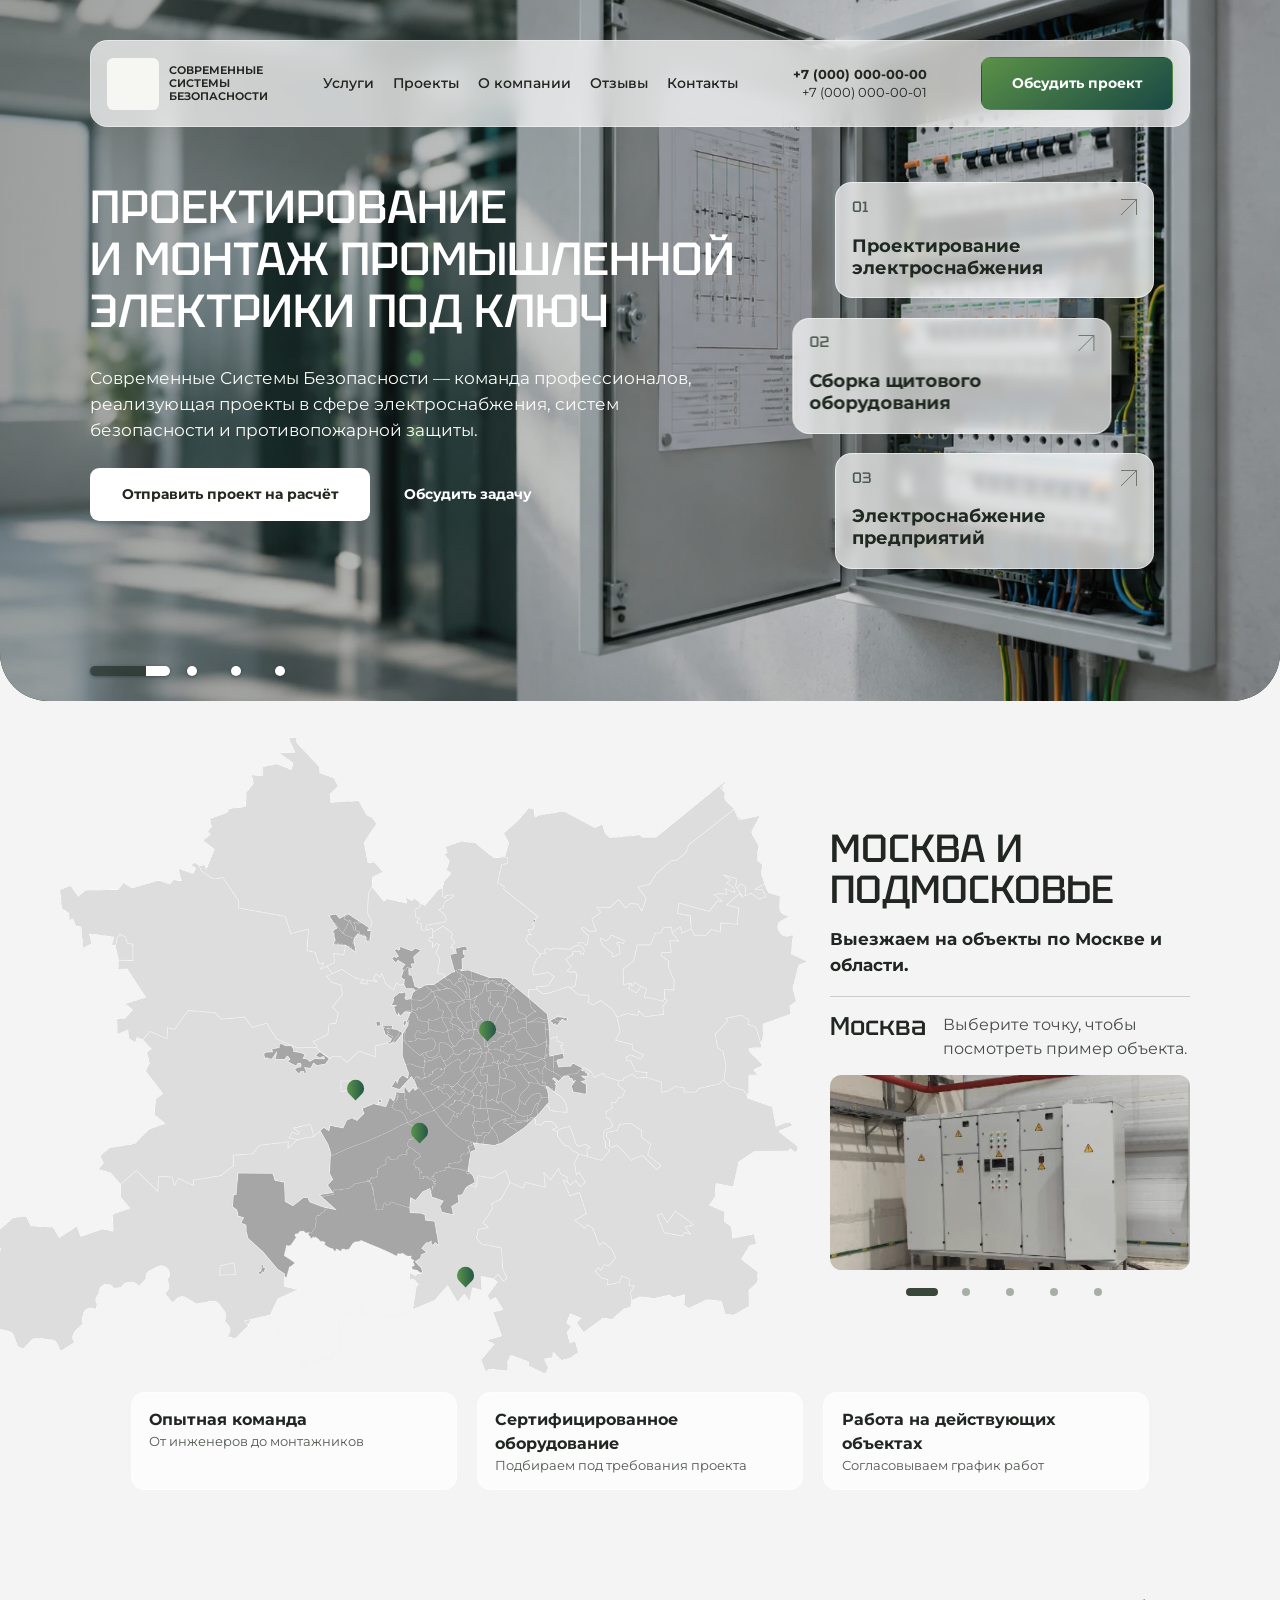
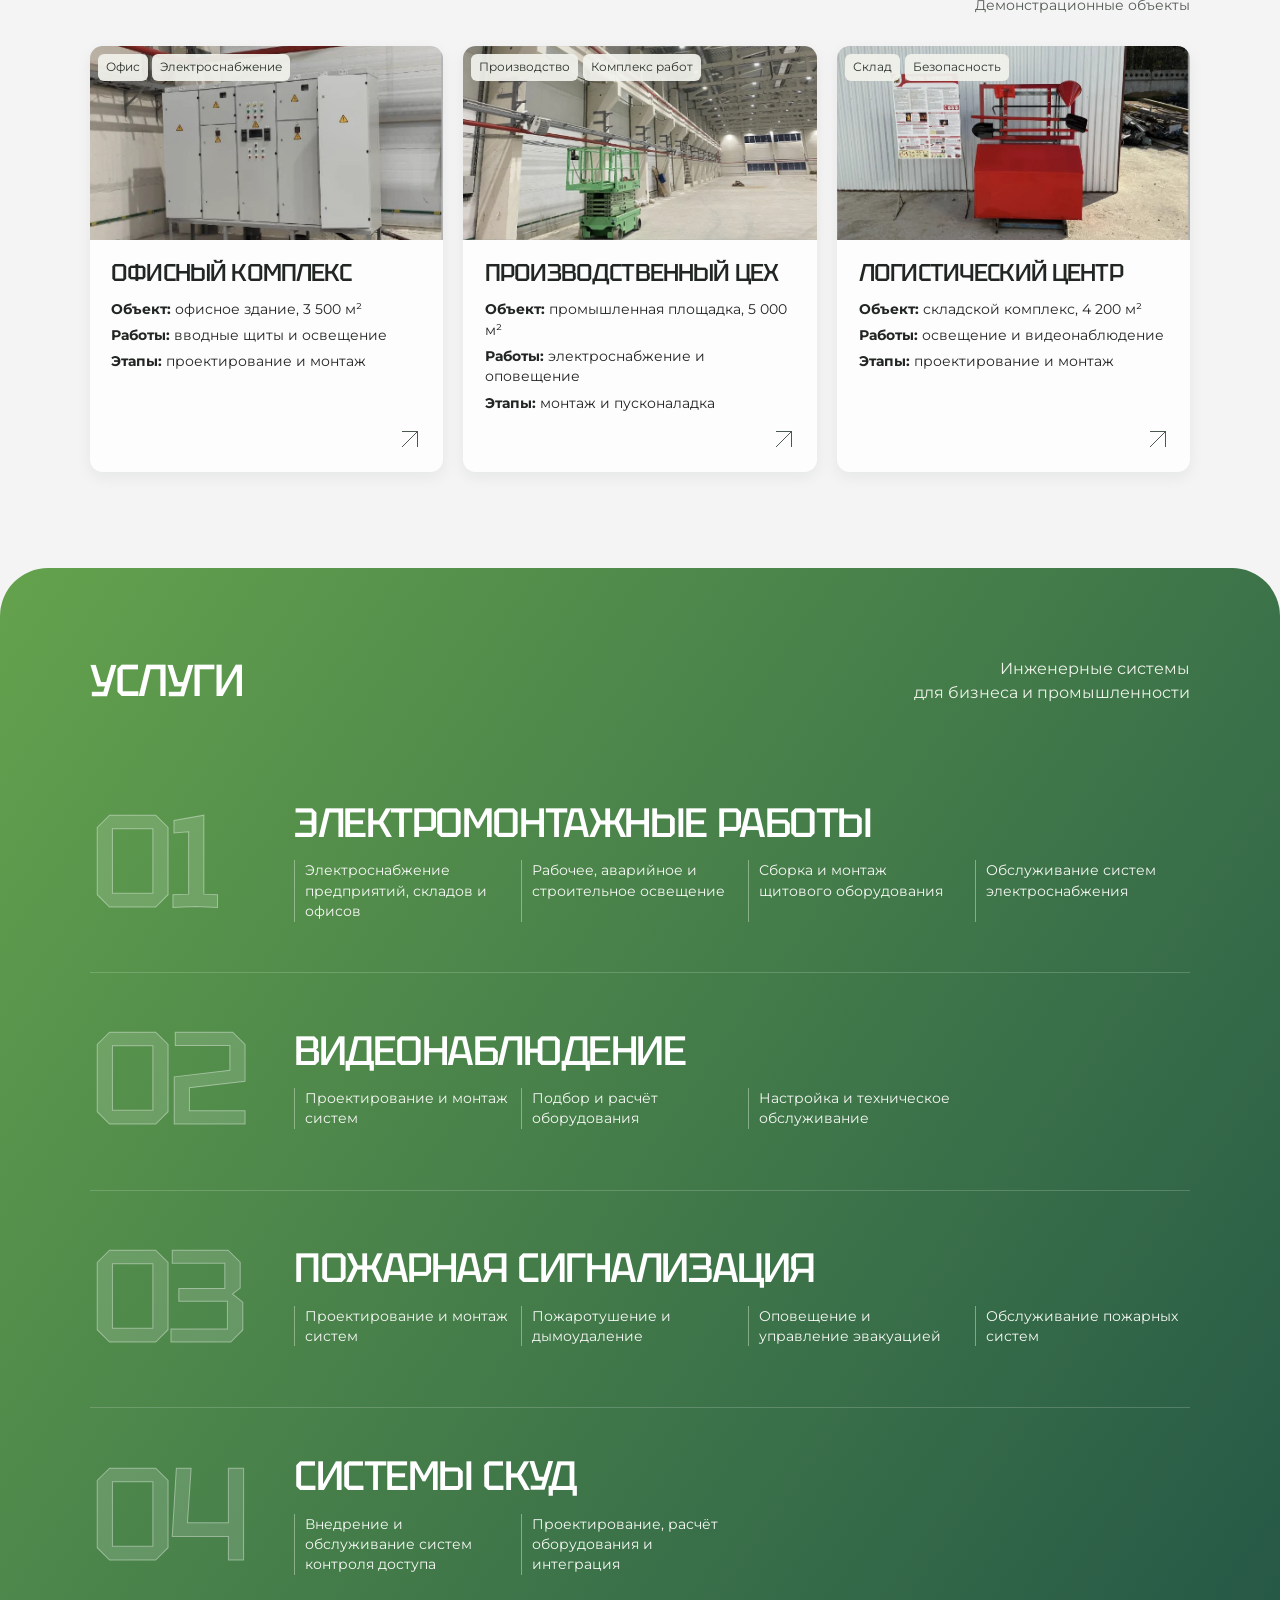
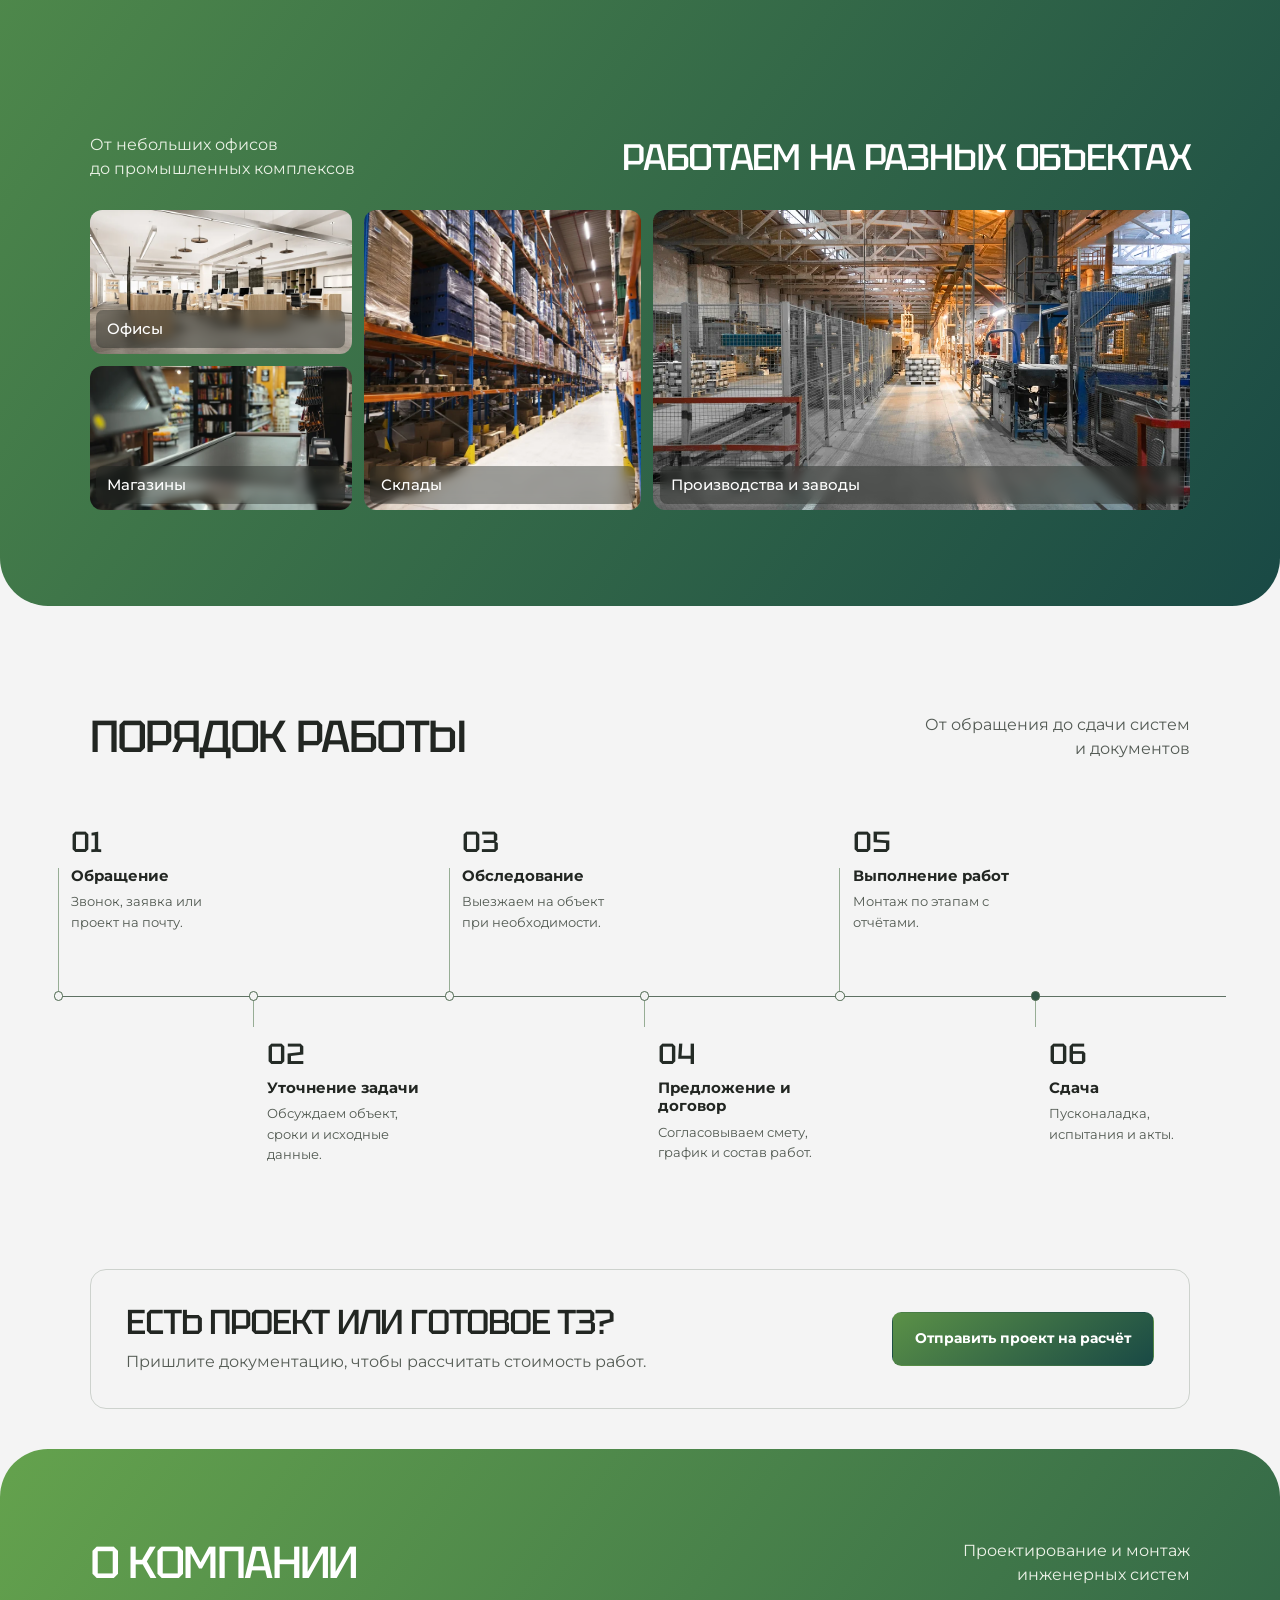
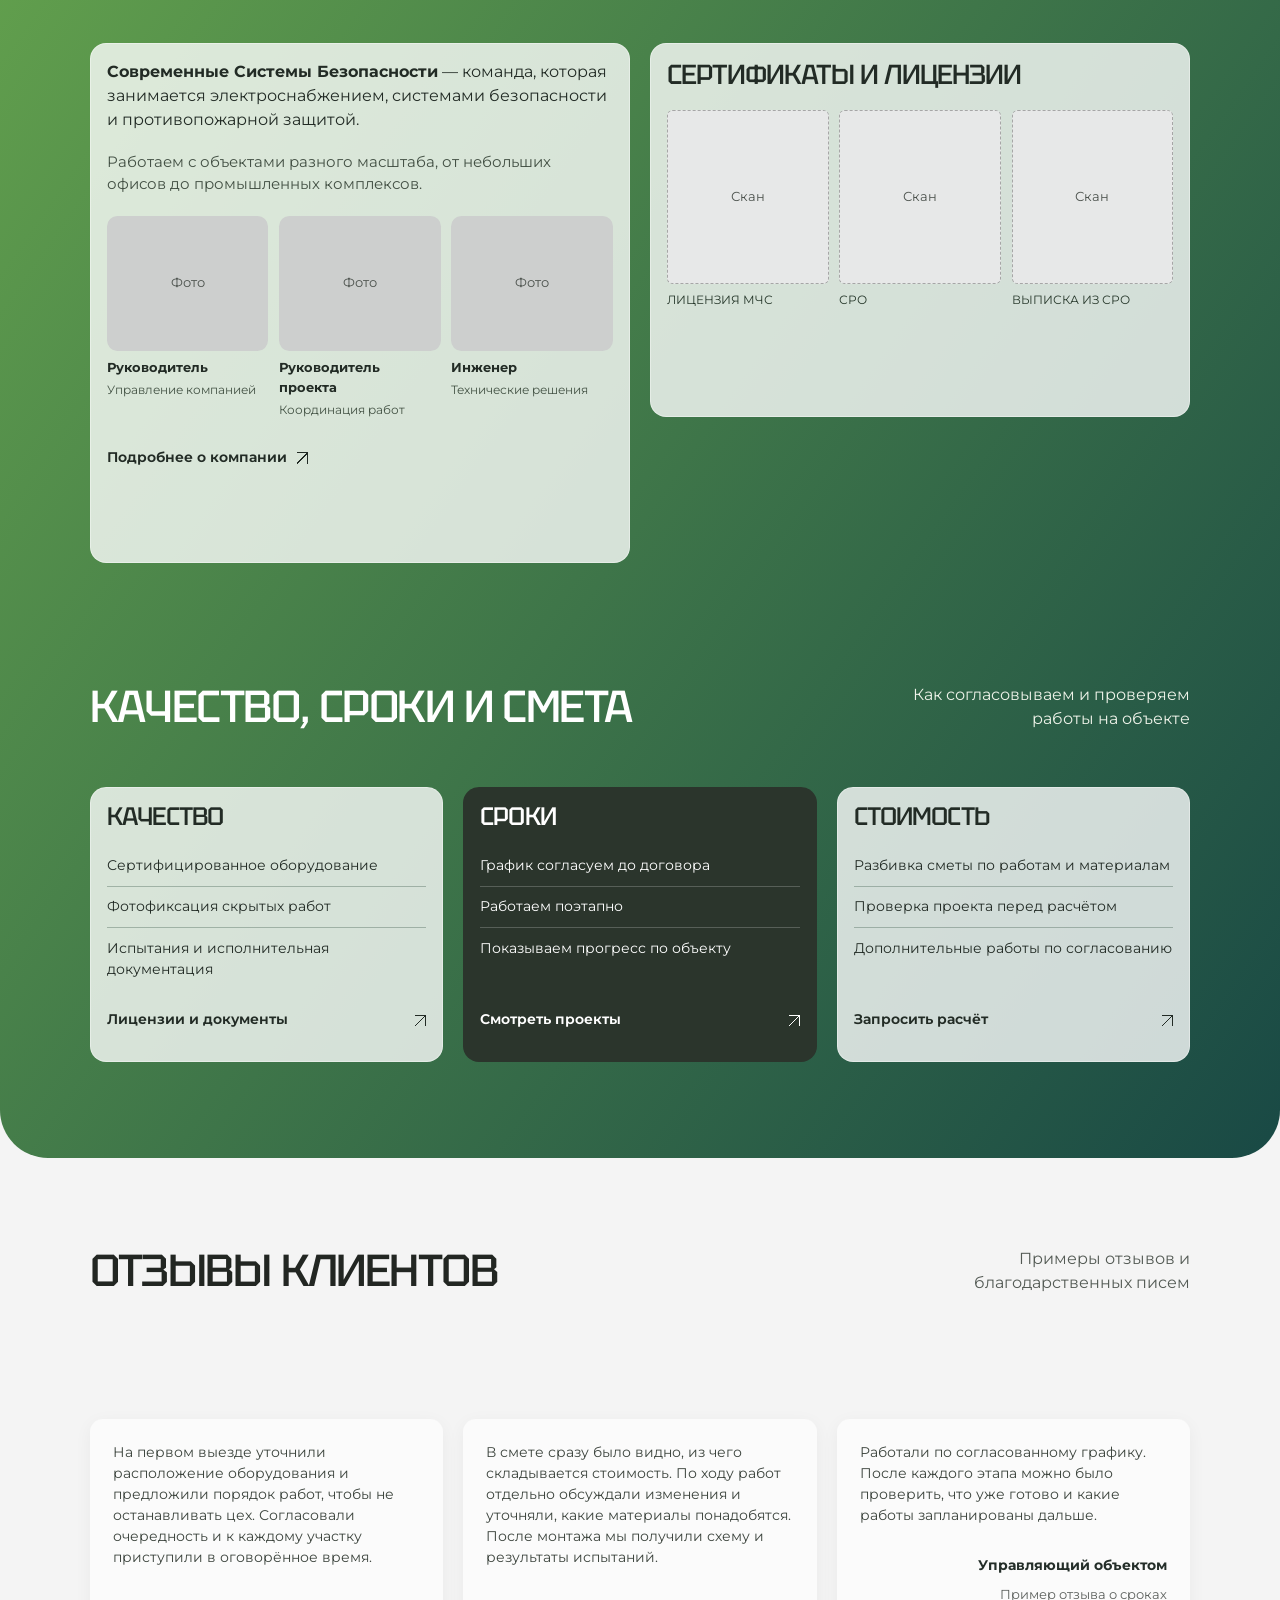
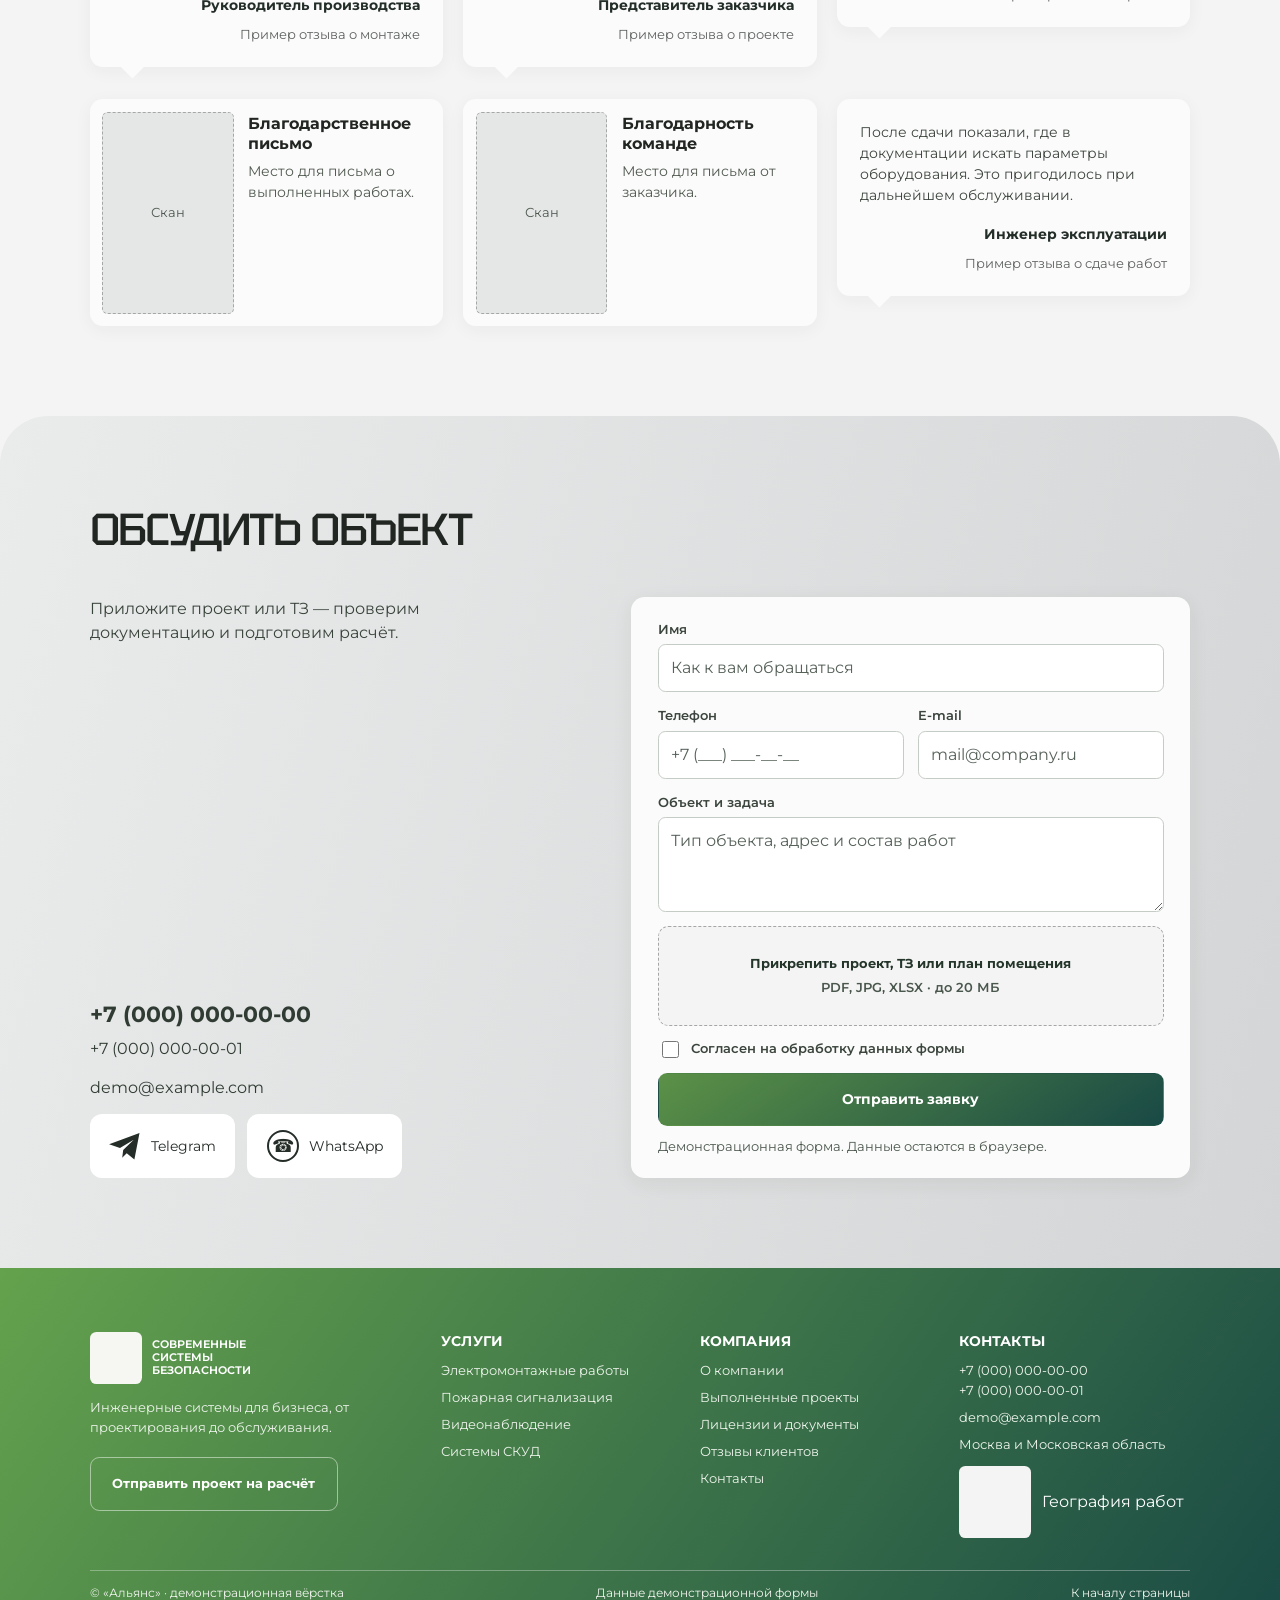
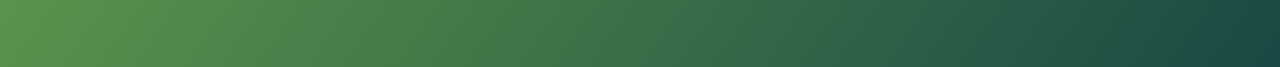
<file: index.html>
<!doctype html>
<html lang="ru">
<head>
  <meta charset="utf-8">
  <meta name="viewport" content="width=device-width, initial-scale=1">
  <meta name="description" content="Демонстрационная главная инженерной компании «Альянс».">
  <meta name="robots" content="noindex, nofollow">
  <title>Альянс — проектирование и монтаж промышленной электрики</title>
  <link rel="stylesheet" href="styles/base.css?v=f53e4e8f26">
  <link rel="stylesheet" href="assets/vendor/splide/splide-core.min.css">
  <link rel="stylesheet" href="components/hero/hero.css?v=3898cfa755">
  <link rel="stylesheet" href="components/projects/projects.css?v=68db0ed2e2">
  <link rel="stylesheet" href="components/services/services.css?v=221eb8e243">
  <link rel="stylesheet" href="components/process/process.css?v=d3d5b92cea">
  <link rel="stylesheet" href="components/company/company.css?v=401455f1e3">
  <link rel="stylesheet" href="components/reviews/reviews.css?v=be80e55a14">
  <link rel="stylesheet" href="components/contact/contact.css?v=0def5289c7">
  <link rel="stylesheet" href="components/footer/footer.css?v=b00cff238b">
  <script defer src="assets/vendor/splide/splide.min.js"></script>
  <script defer src="assets/vendor/panzoom/panzoom-4.6.2.min.js"></script>
  <script defer src="components/hero/hero.js?v=c3ab6b1500"></script>
  <script defer src="components/projects/projects.js?v=b81ca0bfad"></script>
  <script defer src="components/contact/contact.js?v=b23c0ebd99"></script>
</head>
<body>
  <a class="skip-link" href="#content">К содержанию</a>

  <header class="hero" id="top" data-hero="power">
    <span class="hero__backdrop hero__backdrop--power" aria-hidden="true"></span>
    <span class="hero__backdrop hero__backdrop--panels" aria-hidden="true"></span>
    <span class="hero__backdrop hero__backdrop--supply" aria-hidden="true"></span>
    <span class="hero__backdrop hero__backdrop--security" aria-hidden="true"></span>
    <div class="hero__inner splide" role="group" aria-label="Первый экран">
      <div class="hero__bar">
        <a class="brand" href="#top" aria-label="Альянс, начало страницы">
          <span class="brand__mark" aria-hidden="true"></span>
          <span class="brand__name">Современные<br> системы<br> безопасности</span>
        </a>
        <button class="button button--green hero__menu-toggle" type="button" aria-label="Меню" aria-expanded="false" aria-controls="main-menu" hidden><span aria-hidden="true"></span></button>
        <nav class="hero__navigation" id="main-menu" aria-label="Основное меню">
          <a href="#services">Услуги</a>
          <a href="#projects">Проекты</a>
          <a href="#company">О компании</a>
          <a href="#reviews">Отзывы</a>
          <a href="#contact">Контакты</a>
        </nav>
        <div class="hero__phones" aria-label="Демонстрационные номера">
          <a href="tel:+70000000000"><strong>+7 (000) 000-00-00</strong></a>
          <a href="tel:+70000000001">+7 (000) 000-00-01</a>
        </div>
        <a class="button button--green hero__contact" href="#contact">Обсудить проект</a>
      </div>

      <div class="hero__grid">
        <div class="hero__track splide__track">
          <ul class="splide__list">
            <li class="hero__slide splide__slide" data-hero="power" aria-label="Промышленная электрика">
              <h1 class="hero__title">Проектирование
              и монтаж промышленной
              электрики под ключ</h1>
              <p class="hero__description">Современные Системы Безопасности — команда профессионалов, реализующая проекты в сфере электроснабжения, систем безопасности и противопожарной защиты.</p>
            </li>
            <li class="hero__slide splide__slide" data-hero="panels" aria-label="Щитовое оборудование">
              <h2 class="hero__title">Сборка щитового
              оборудования</h2>
              <p class="hero__description">Подбираем комплектующие, собираем щиты и проверяем оборудование перед установкой.</p>
            </li>
            <li class="hero__slide splide__slide" data-hero="supply" aria-label="Электроснабжение предприятий">
              <h2 class="hero__title">Электроснабжение
              предприятий</h2>
              <p class="hero__description">Проектируем и монтируем сети на производственных, складских и коммерческих объектах.</p>
            </li>
            <li class="hero__slide splide__slide" data-hero="security" aria-label="Безопасность объектов">
              <h2 class="hero__title">Системы
              безопасности</h2>
              <p class="hero__description">Объединяем видеонаблюдение, контроль доступа и противопожарную защиту под задачи объекта.</p>
            </li>
          </ul>
        </div>
        <div class="hero__actions">
          <a class="button button--light" href="#contact">Отправить проект на расчёт</a>
          <a class="button button--clear" href="#contact">Обсудить задачу</a>
        </div>
        <ul class="hero__pagination splide__pagination"></ul>
        <ol class="hero__directions" aria-label="Направления работы">
          <li><a class="diagonal-arrow" href="#electrical"><span aria-hidden="true">01</span><strong>Проектирование электроснабжения</strong></a></li>
          <li><a class="diagonal-arrow" href="#electrical"><span aria-hidden="true">02</span><strong>Сборка щитового оборудования</strong></a></li>
          <li><a class="diagonal-arrow" href="#electrical"><span aria-hidden="true">03</span><strong>Электроснабжение предприятий</strong></a></li>
        </ol>
      </div>
    </div>
  </header>

  <main id="content">
    <section class="projects" id="projects" aria-labelledby="projects-heading">
      <h2 class="visually-hidden" id="projects-heading">Выполненные работы</h2>
      <div class="projects__map-layout wrap">
        <div class="projects__map" role="group" aria-label="Карта демонстрационных объектов">
          <div class="projects__map-art">
            <img src="assets/images/moscow-region.webp" alt="" width="1400" height="1157" draggable="false">
            <div class="projects__pins" role="group" aria-label="Выбор объекта на карте"></div>
          </div>
          <p id="project-map-keys" hidden>Нажмите Enter, чтобы изменить масштаб карты.</p>
        </div>
        <div class="projects__details splide" role="group" aria-label="Проекты на карте">
          <div class="projects__track splide__track">
            <ul class="splide__list">
              <li class="projects__slide splide__slide" aria-label="Область работы">
                <h3 class="projects__city">Москва и Подмосковье</h3>
                <p class="projects__name">Выезжаем на объекты по Москве и области.</p>
                <div class="projects__facts">
                  <strong>Москва</strong>
                  <p>Выберите точку, чтобы посмотреть пример объекта.</p>
                </div>
                <img class="projects__photo" src="assets/images/project-office.webp" alt="Распределительное оборудование" width="704" height="518" draggable="false">
              </li>
              <li class="projects__slide splide__slide" data-project="office" data-x="60.2" data-y="46.8" aria-label="Москва, Офисный комплекс">
                <h3 class="projects__city">Москва</h3>
                <p class="projects__name">Офисный комплекс</p>
                <div class="projects__facts">
                  <strong>3 500 м²</strong>
                  <p>Монтаж вводных распределительных щитов и освещения.</p>
                </div>
                <img class="projects__photo" src="assets/images/project-office.webp" alt="Шкафы распределительного оборудования" width="704" height="518" draggable="false">
              </li>
              <li class="projects__slide splide__slide" data-project="factory" data-x="51.8" data-y="62.4" aria-label="Апрелевка, Производственный цех">
                <h3 class="projects__city">Апрелевка</h3>
                <p class="projects__name">Производственный цех</p>
                <div class="projects__facts">
                  <strong>5 000 м²</strong>
                  <p>Электроснабжение цеха и монтаж системы оповещения.</p>
                </div>
                <img class="projects__photo" src="assets/images/project-factory.webp" alt="Производственный цех с монтажным подъёмником" width="920" height="435" loading="lazy" draggable="false">
              </li>
              <li class="projects__slide splide__slide" data-project="warehouse" data-x="57.5" data-y="84.5" aria-label="Подольск, Логистический центр">
                <h3 class="projects__city">Подольск</h3>
                <p class="projects__name">Логистический центр</p>
                <div class="projects__facts">
                  <strong>4 200 м²</strong>
                  <p>Проектирование и монтаж освещения и видеонаблюдения.</p>
                </div>
                <img class="projects__photo" src="assets/images/project-warehouse.webp" alt="Пожарное оборудование у стены склада" width="704" height="458" loading="lazy" draggable="false">
              </li>
              <li class="projects__slide splide__slide" data-project="equipment" data-x="43.9" data-y="55.8" aria-label="Руза, Инженерный узел">
                <h3 class="projects__city">Руза</h3>
                <p class="projects__name">Инженерный узел</p>
                <div class="projects__facts">
                  <strong>1 200 м²</strong>
                  <p>Подключение оборудования и проверка электроснабжения.</p>
                </div>
                <img class="projects__photo" src="assets/images/hero.webp" alt="Электрическое оборудование на открытой подстанции" width="1600" height="900" loading="lazy" draggable="false">
              </li>
            </ul>
          </div>
          <ul class="projects__pagination splide__pagination"></ul>
        </div>
        <p class="visually-hidden" id="project-status" role="status"></p>
      </div>
      <ul class="projects__features wrap">
        <li><strong>Опытная команда</strong><span>От инженеров до монтажников</span></li>
        <li><strong>Сертифицированное оборудование</strong><span>Подбираем под требования проекта</span></li>
        <li><strong>Работа на действующих объектах</strong><span>Согласовываем график работ</span></li>
      </ul>
      <div class="projects__portfolio wrap" id="project-list">
        <div class="projects__list-heading"><h3 class="visually-hidden">Примеры работ</h3><span>Демонстрационные объекты</span></div>
        <div class="projects__grid">
          <article class="project-card">
            <div class="project-card__media">
              <img src="assets/images/project-office.webp" alt="Шкафы распределительного оборудования" width="704" height="518" loading="lazy">
              <div class="project-card__tags"><span>Офис</span><span>Электроснабжение</span></div>
            </div>
            <div class="project-card__body">
              <h4>Офисный комплекс</h4>
              <p><strong>Объект:</strong> офисное здание, 3 500 м²</p>
              <p><strong>Работы:</strong> вводные щиты и освещение</p>
              <p><strong>Этапы:</strong> проектирование и монтаж</p>
              <button type="button" class="project-card__map-link diagonal-arrow" aria-label="Показать офисный комплекс на карте" data-show-project="office" hidden></button>
            </div>
          </article>
          <article class="project-card">
            <div class="project-card__media">
              <img src="assets/images/project-factory.webp" alt="Производственный цех с монтажным подъёмником" width="920" height="435" loading="lazy">
              <div class="project-card__tags"><span>Производство</span><span>Комплекс работ</span></div>
            </div>
            <div class="project-card__body">
              <h4>Производственный цех</h4>
              <p><strong>Объект:</strong> промышленная площадка, 5 000 м²</p>
              <p><strong>Работы:</strong> электроснабжение и оповещение</p>
              <p><strong>Этапы:</strong> монтаж и пусконаладка</p>
              <button type="button" class="project-card__map-link diagonal-arrow" aria-label="Показать производственный цех на карте" data-show-project="factory" hidden></button>
            </div>
          </article>
          <article class="project-card">
            <div class="project-card__media">
              <img src="assets/images/project-warehouse.webp" alt="Пожарное оборудование у стены склада" width="704" height="458" loading="lazy">
              <div class="project-card__tags"><span>Склад</span><span>Безопасность</span></div>
            </div>
            <div class="project-card__body">
              <h4>Логистический центр</h4>
              <p><strong>Объект:</strong> складской комплекс, 4 200 м²</p>
              <p><strong>Работы:</strong> освещение и видеонаблюдение</p>
              <p><strong>Этапы:</strong> проектирование и монтаж</p>
              <button type="button" class="project-card__map-link diagonal-arrow" aria-label="Показать логистический центр на карте" data-show-project="warehouse" hidden></button>
            </div>
          </article>
        </div>
      </div>
    </section>

    <section class="services green-panel" id="services" aria-labelledby="services-heading">
      <div class="wrap">
        <div class="section-heading"><h2 id="services-heading">Услуги</h2><p>Инженерные системы<br> для бизнеса и промышленности</p></div>
        <ol class="services__list">
          <li class="services__item" id="electrical">
            <span class="services__number" aria-hidden="true">01</span>
            <div class="services__body">
              <h3>Электромонтажные работы</h3>
              <ul><li>Электроснабжение предприятий, складов и офисов</li><li>Рабочее, аварийное и строительное освещение</li><li>Сборка и монтаж щитового оборудования</li><li>Обслуживание систем электроснабжения</li></ul>
            </div>
          </li>
          <li class="services__item" id="video">
            <span class="services__number" aria-hidden="true">02</span>
            <div class="services__body">
              <h3>Видеонаблюдение</h3>
              <ul><li>Проектирование и монтаж систем</li><li>Подбор и расчёт оборудования</li><li>Настройка и техническое обслуживание</li></ul>
            </div>
          </li>
          <li class="services__item" id="fire">
            <span class="services__number" aria-hidden="true">03</span>
            <div class="services__body">
              <h3>Пожарная сигнализация</h3>
              <ul><li>Проектирование и монтаж систем</li><li>Пожаротушение и дымоудаление</li><li>Оповещение и управление эвакуацией</li><li>Обслуживание пожарных систем</li></ul>
            </div>
          </li>
          <li class="services__item" id="access">
            <span class="services__number" aria-hidden="true">04</span>
            <div class="services__body">
              <h3>Системы СКУД</h3>
              <ul><li>Внедрение и обслуживание систем контроля доступа</li><li>Проектирование, расчёт оборудования и интеграция</li></ul>
            </div>
          </li>
        </ol>
        <div class="services__objects-heading"><p>От небольших офисов<br> до промышленных комплексов</p><h3>Работаем на разных объектах</h3></div>
        <div class="services__objects">
          <figure class="services__object"><img src="assets/images/office.webp" width="680" height="440" alt="" loading="lazy"><figcaption>Офисы</figcaption></figure>
          <figure class="services__object"><img src="assets/images/store.webp" width="680" height="440" alt="" loading="lazy"><figcaption>Магазины</figcaption></figure>
          <figure class="services__object services__object--warehouse"><img src="assets/images/collage-warehouse.webp" width="680" height="690" alt="" loading="lazy"><figcaption>Склады</figcaption></figure>
          <figure class="services__object services__object--factory"><img src="assets/images/collage-factory.webp" width="1050" height="550" alt="" loading="lazy"><figcaption>Производства и заводы</figcaption></figure>
        </div>
      </div>
    </section>

    <section class="process" id="process" aria-labelledby="process-heading">
      <div class="wrap">
        <div class="section-heading"><h2 id="process-heading">Порядок работы</h2><p>От обращения до сдачи систем<br> и документов</p></div>
        <ol class="process__steps">
          <li><span class="process__number" aria-hidden="true">01</span><h3>Обращение</h3><p>Звонок, заявка или проект на почту.</p></li>
          <li><span class="process__number" aria-hidden="true">02</span><h3>Уточнение задачи</h3><p>Обсуждаем объект, сроки и исходные данные.</p></li>
          <li><span class="process__number" aria-hidden="true">03</span><h3>Обследование</h3><p>Выезжаем на объект при необходимости.</p></li>
          <li><span class="process__number" aria-hidden="true">04</span><h3>Предложение и договор</h3><p>Согласовываем смету, график и состав работ.</p></li>
          <li><span class="process__number" aria-hidden="true">05</span><h3>Выполнение работ</h3><p>Монтаж по этапам с отчётами.</p></li>
          <li><span class="process__number" aria-hidden="true">06</span><h3>Сдача</h3><p>Пусконаладка, испытания и акты.</p></li>
        </ol>
        <aside class="process__estimate">
          <div><h3>Есть проект или готовое ТЗ?</h3><p>Пришлите документацию, чтобы рассчитать стоимость работ.</p></div>
          <a href="#contact" class="button button--green">Отправить проект на расчёт</a>
        </aside>
      </div>
    </section>

    <section class="company green-panel" id="company" aria-labelledby="company-heading">
      <div class="wrap">
        <div class="section-heading"><h2 id="company-heading">О компании</h2><p>Проектирование и монтаж<br> инженерных систем</p></div>
        <div class="company__top">
          <article class="company__card">
            <p><strong>Современные Системы Безопасности</strong> — команда, которая занимается электроснабжением, системами безопасности и противопожарной защитой.</p>
            <p>Работаем с объектами разного масштаба, от небольших офисов до промышленных комплексов.</p>
            <ul class="company__team" aria-label="Команда">
              <li><div class="company__placeholder" aria-hidden="true">Фото</div><strong>Руководитель</strong><span>Управление компанией</span></li>
              <li><div class="company__placeholder" aria-hidden="true">Фото</div><strong>Руководитель проекта</strong><span>Координация работ</span></li>
              <li><div class="company__placeholder" aria-hidden="true">Фото</div><strong>Инженер</strong><span>Технические решения</span></li>
            </ul>
            <a class="company__more diagonal-arrow" href="#standards-heading">Подробнее о компании</a>
          </article>
          <article class="company__card" id="documents">
            <h3>Сертификаты и лицензии</h3>
            <ul class="company__documents">
              <li><div class="company__placeholder company__placeholder--document" aria-hidden="true">Скан</div><span>Лицензия МЧС</span></li>
              <li><div class="company__placeholder company__placeholder--document" aria-hidden="true">Скан</div><span>СРО</span></li>
              <li><div class="company__placeholder company__placeholder--document" aria-hidden="true">Скан</div><span>Выписка из СРО</span></li>
            </ul>
          </article>
        </div>
        <div class="company__standards" aria-labelledby="standards-heading">
          <div class="section-heading"><h3 id="standards-heading">Качество, сроки и смета</h3><p>Как согласовываем и проверяем<br> работы на объекте</p></div>
          <div class="company__grid">
            <article class="company__card"><h4>Качество</h4><ul><li>Сертифицированное оборудование</li><li>Фотофиксация скрытых работ</li><li>Испытания и исполнительная документация</li></ul><a class="diagonal-arrow" href="#documents">Лицензии и документы</a></article>
            <article class="company__card company__card--dark"><h4>Сроки</h4><ul><li>График согласуем до договора</li><li>Работаем поэтапно</li><li>Показываем прогресс по объекту</li></ul><a class="diagonal-arrow" href="#project-list">Смотреть проекты</a></article>
            <article class="company__card"><h4>Стоимость</h4><ul><li>Разбивка сметы по работам и материалам</li><li>Проверка проекта перед расчётом</li><li>Дополнительные работы по согласованию</li></ul><a class="diagonal-arrow" href="#contact">Запросить расчёт</a></article>
          </div>
        </div>
      </div>
    </section>

    <section class="reviews" id="reviews" aria-labelledby="reviews-heading">
      <div class="wrap">
        <div class="section-heading"><h2 id="reviews-heading">Отзывы клиентов</h2><p>Примеры отзывов и благодарственных писем</p></div>
        <div class="reviews__grid">
          <figure class="reviews__quote"><blockquote>На первом выезде уточнили расположение оборудования и предложили порядок работ, чтобы не останавливать цех. Согласовали очередность и к каждому участку приступили в оговорённое время.</blockquote><figcaption>Руководитель производства<span>Пример отзыва о монтаже</span></figcaption></figure>
          <figure class="reviews__quote"><blockquote>В смете сразу было видно, из чего складывается стоимость. По ходу работ отдельно обсуждали изменения и уточняли, какие материалы понадобятся. После монтажа мы получили схему и результаты испытаний.</blockquote><figcaption>Представитель заказчика<span>Пример отзыва о проекте</span></figcaption></figure>
          <figure class="reviews__quote"><blockquote>Работали по согласованному графику. После каждого этапа можно было проверить, что уже готово и какие работы запланированы дальше.</blockquote><figcaption>Управляющий объектом<span>Пример отзыва о сроках</span></figcaption></figure>
          <article class="reviews__letter"><div class="reviews__scan" aria-hidden="true">Скан</div><div><h3>Благодарственное письмо</h3><p>Место для письма о выполненных работах.</p></div></article>
          <article class="reviews__letter"><div class="reviews__scan" aria-hidden="true">Скан</div><div><h3>Благодарность команде</h3><p>Место для письма от заказчика.</p></div></article>
          <figure class="reviews__quote"><blockquote>После сдачи показали, где в документации искать параметры оборудования. Это пригодилось при дальнейшем обслуживании.</blockquote><figcaption>Инженер эксплуатации<span>Пример отзыва о сдаче работ</span></figcaption></figure>
        </div>
      </div>
    </section>

    <section class="contact" id="contact" aria-labelledby="contact-heading">
      <div class="wrap">
        <h2 id="contact-heading">Обсудить объект</h2>
        <div class="contact__layout">
          <div class="contact__copy">
            <p>Приложите проект или ТЗ — проверим документацию и подготовим расчёт.</p>
            <address class="contact__details" aria-label="Демонстрационные контакты">
              <a class="contact__phone" href="tel:+70000000000"><strong>+7 (000) 000-00-00</strong></a>
              <a class="contact__phone" href="tel:+70000000001">+7 (000) 000-00-01</a>
              <span class="contact__email">demo@example.com</span>
              <div class="contact__channels" role="group" aria-label="Каналы связи в макете">
                <a href="#contact"><span class="contact__channel-mark contact__channel-mark--plane" aria-hidden="true"></span>Telegram</a>
                <a href="#contact"><span class="contact__channel-mark contact__channel-mark--chat" aria-hidden="true">☎</span>WhatsApp</a>
              </div>
            </address>
          </div>
          <form class="contact__form" id="preview-form" method="dialog">
            <label for="contact-name">Имя</label>
            <input id="contact-name" name="name" autocomplete="name" placeholder="Как к вам обращаться" required maxlength="120">
            <div class="contact__row">
              <div><label for="contact-phone">Телефон</label><input id="contact-phone" name="phone" type="tel" inputmode="tel" autocomplete="tel" placeholder="+7 (___) ___-__-__" required maxlength="22"></div>
              <div><label for="contact-email">E-mail</label><input id="contact-email" name="email" type="email" autocomplete="email" placeholder="mail@company.ru" maxlength="254"></div>
            </div>
            <label for="contact-message">Объект и задача</label>
            <textarea id="contact-message" name="message" rows="3" placeholder="Тип объекта, адрес и состав работ" maxlength="2000" required></textarea>
            <label class="contact__upload" for="contact-file">
              <strong>Прикрепить проект, ТЗ или план помещения</strong>
              <span id="contact-file-note">PDF, JPG, XLSX · до 20 МБ</span>
              <input id="contact-file" name="attachment" type="file" accept=".pdf,.jpg,.jpeg,.xlsx" aria-describedby="contact-file-note">
            </label>
            <label class="contact__consent"><input name="consent" type="checkbox" required> <span>Согласен на обработку данных формы</span></label>
            <button class="button button--green contact__submit" type="submit">Отправить заявку</button>
            <p class="contact__status" id="contact-status" role="status">Демонстрационная форма. Данные остаются в браузере.</p>
          </form>
        </div>
      </div>
    </section>
  </main>

  <footer class="footer green-panel">
    <div class="wrap">
      <div class="footer__grid">
        <div>
          <a class="brand" href="#top" aria-label="Альянс, начало страницы"><span class="brand__mark" aria-hidden="true"></span><span class="brand__name">Современные<br> системы<br> безопасности</span></a>
          <p>Инженерные системы для бизнеса, от проектирования до обслуживания.</p>
          <a class="button button--outline" href="#contact">Отправить проект на расчёт</a>
        </div>
        <nav aria-label="Услуги"><h2>Услуги</h2><a href="#electrical">Электромонтажные работы</a><a href="#fire">Пожарная сигнализация</a><a href="#video">Видеонаблюдение</a><a href="#access">Системы СКУД</a></nav>
        <nav aria-label="Компания"><h2>Компания</h2><a href="#company">О компании</a><a href="#projects">Выполненные проекты</a><a href="#documents">Лицензии и документы</a><a href="#reviews">Отзывы клиентов</a><a href="#contact">Контакты</a></nav>
        <div>
          <h2>Контакты</h2>
          <p><a href="tel:+70000000000">+7 (000) 000-00-00</a><br><a href="tel:+70000000001">+7 (000) 000-00-01</a></p>
          <p>demo@example.com</p>
          <p>Москва и Московская область</p>
          <a class="footer__coverage" href="#projects"><span aria-hidden="true"></span>География работ</a>
        </div>
      </div>
      <div class="footer__bottom"><span>© «Альянс» · демонстрационная вёрстка</span><a href="#preview-form">Данные демонстрационной формы</a><a href="#top">К началу страницы</a></div>
    </div>
  </footer>
</body>
</html>
</file>
<file: styles/base.css>
@font-face {
  font-family: Montserrat;
  src: url('../assets/fonts/montserrat.ttf') format('truetype');
  font-style: normal;
  font-weight: 100 900;
  font-display: swap;
}

@font-face {
  font-family: Tektur;
  src: url('../assets/fonts/tektur.ttf') format('truetype');
  font-style: normal;
  font-weight: 400 900;
  font-display: swap;
}

*, *::before, *::after { box-sizing: border-box; }
html { scroll-behavior: smooth; }
body {
  margin: 0;
  background: #f4f4f4;
  color: #222622;
  font: 1rem/1.5 Montserrat, 'Segoe UI', Arial, sans-serif;
}
h1, h2, h3, h4, p, ul, ol, figure, blockquote { margin: 0; }
ul, ol { padding: 0; list-style: none; }
img { display: block; max-width: 100%; }
a { color: inherit; text-decoration: none; }
a:not(.brand, .button) {
  text-decoration: underline transparent;
  text-underline-offset: .22em;
  transition: text-decoration-color 180ms ease-out;
}
a:not(.brand, .button):focus-visible { text-decoration-color: currentColor; }
button, input, textarea { color: inherit; font: inherit; }
button { cursor: pointer; }
[hidden] { display: none !important; }
[id] { scroll-margin-block-start: 1rem; }

:is(a, button, input, textarea):focus-visible {
  outline: 3px solid #2e703f;
  outline-offset: 3px;
  box-shadow: 0 0 0 3px #fff;
}

.visually-hidden {
  position: absolute;
  width: 1px;
  height: 1px;
  margin: -1px;
  padding: 0;
  overflow: hidden;
  clip: rect(0, 0, 0, 0);
  clip-path: inset(50%);
  white-space: nowrap;
  border: 0;
}
.skip-link {
  position: absolute;
  inset: .75rem auto auto .75rem;
  z-index: 10;
  padding: .65rem 1rem;
  transform: translateY(-150%);
  border-radius: .4rem;
  background: #fff;
  color: #1d422e;
}
.skip-link:focus { transform: none; }
.wrap { width: 86%; max-width: 1240px; margin-inline: auto; }
.green-panel { color: #fff; background: linear-gradient(125deg, #64a24d, #194945); }

.section-heading {
  display: flex;
  justify-content: space-between;
  align-items: flex-start;
  gap: 1.25rem;
}
.section-heading p { max-width: 18rem; color: #535a54; text-align: right; }
.green-panel .section-heading p { color: #eef3e9; }
h1, h2, h3, h4, .display-type {
  font-family: Tektur, Bahnschrift, 'Arial Narrow', 'Segoe UI', sans-serif;
  font-weight: 500;
  line-height: 1.06;
  letter-spacing: -.035em;
}
h2, .section-heading h3 { font-size: clamp(2rem, 3.5vw, 3.125rem); text-transform: uppercase; }

.brand { display: inline-flex; align-items: center; flex: none; gap: .66rem; text-align: left; }
.brand__mark {
  width: 3.25rem;
  height: 3.25rem;
  flex: none;
  border-radius: .4rem;
  background: #f6f7f2;
}
.brand__name { font-size: .69rem; font-weight: 650; text-transform: uppercase; line-height: 1.18; }
.button {
  min-height: 3.35rem;
  display: inline-flex;
  align-items: center;
  justify-content: center;
  padding: .72rem 1.35rem;
  border: 1px solid transparent;
  border-radius: .58rem;
  text-align: center;
  font-size: .875rem;
  font-weight: 700;
  transition: background-color 180ms ease-out, filter 180ms ease-out;
}
.button--green { color: #fff; background: linear-gradient(145deg, #5b9147, #194945); }
.button--light { color: #232820; background: #fff; }
.button--clear { color: #fff; background: transparent; }
.button--outline { color: #fff; background: transparent; border-color: #ddebdb99; }
.diagonal-arrow::after {
  content: '';
  width: 1rem;
  height: 1rem;
  border: solid currentColor;
  border-width: 1px 1px 0 0;
  background: linear-gradient(135deg, transparent calc(50% - .5px), currentColor calc(50% - .5px), currentColor calc(50% + .5px), transparent calc(50% + .5px));
}

@media (hover: hover) {
  a:not(.brand, .button):hover { text-decoration-color: currentColor; }
  .button--green:hover { filter: brightness(.9); }
  .button--light:hover { background-color: #e9f0e5; }
  .button--clear:hover, .button--outline:hover { background-color: #ffffff24; }
}

@media (max-width: 700px) {
  .wrap { width: calc(100% - 2.5rem); }
  .section-heading { display: grid; gap: .65rem; }
  .section-heading p { text-align: left; }
  h2, .section-heading h3 { font-size: clamp(1.65rem, 6.6vw, 1.9rem); }
}

@media (prefers-reduced-motion: reduce) {
  html { scroll-behavior: auto; }

  *, *::before, *::after {
    transition-duration: 0ms !important;
    transition-delay: 0ms !important;
  }
}
</file>
<file: components/hero/hero.css>
.hero {
  position: relative;
  isolation: isolate;
  min-height: 43.8125rem;
  display: grid;
  padding: 2.5rem 0 .5rem;
  color: #fff;
  border-radius: 0 0 3rem 3rem;
  background: #17251e;
}
.hero__backdrop {
  position: absolute;
  z-index: -2;
  inset: 0;
  border-radius: inherit;
  background-position: center;
  background-size: cover;
  opacity: 0;
  transition: opacity 0s 400ms;
}
.hero__backdrop--power { background-image: linear-gradient(90deg, #141b186b, #13191829 68%, #15171426), url('../../assets/images/cabinet.webp'); }
.hero__backdrop--panels { background-image: linear-gradient(90deg, #12221ce8, #12221c55), url('../../assets/images/switchgear.webp'); }
.hero__backdrop--supply { background-image: linear-gradient(90deg, #12221ceb, #12221c4d), url('../../assets/images/factory.webp'); }
.hero__backdrop--security { background-image: linear-gradient(90deg, #12221ceb, #12221c55), url('../../assets/images/warehouse.webp'); }
.hero[data-hero='power'] .hero__backdrop--power,
.hero[data-hero='panels'] .hero__backdrop--panels,
.hero[data-hero='supply'] .hero__backdrop--supply,
.hero[data-hero='security'] .hero__backdrop--security {
  z-index: -1;
  opacity: 1;
  transition: opacity 400ms ease;
}
.hero__inner { width: 86%; max-width: 1240px; margin-inline: auto; display: flex; flex-direction: column; }
.hero__inner.splide { visibility: visible; }
.hero__bar {
  position: relative;
  z-index: 2;
  display: flex;
  align-items: center;
  justify-content: space-between;
  gap: clamp(.75rem, 1.55vw, 1.5rem);
  min-height: 5.45rem;
  padding: .75rem 1rem;
  color: #212620;
  background: #ffffffb3;
  border: 1px solid #ffffff65;
  border-radius: 1.1rem;
  backdrop-filter: blur(10px);
}
.hero__navigation { display: flex; align-items: center; gap: clamp(.75rem, 1.5vw, 1.8rem); font-size: .88rem; }
.hero__navigation a { display: inline-flex; align-items: center; min-height: 2.75rem; font-weight: 550; white-space: nowrap; }
.hero__phones { flex: none; display: grid; text-align: right; line-height: 1.3; font-size: .83rem; }
.hero__contact { flex: none; min-width: 12rem; }

.hero__grid, .hero__slide {
  display: grid;
  grid-template-columns: minmax(0, 1fr) minmax(14.5rem, 30%);
  column-gap: 2.5rem;
}
.hero__grid {
  flex: 1;
  grid-template-rows: auto auto 1fr;
  align-items: start;
  margin: 3.45rem 2.25rem 0 0;
}
.hero__track { grid-column: 1 / -1; grid-row: 1; min-width: 0; }
.hero__track.splide__track--draggable { cursor: grab; touch-action: pan-y; }
.hero__track.splide__track--draggable:active { cursor: grabbing; }
.hero__slide {
  width: 100%;
  align-content: start;
}
.hero__inner:not(.is-initialized) .hero__slide:not(:first-child) { height: 0; visibility: hidden; }
.hero__title { grid-column: 1; max-width: 48rem; font-size: clamp(2.5rem, 3.62vw, 3.25rem); text-transform: uppercase; line-height: 1.12; letter-spacing: normal; white-space: pre-line; }
.hero__description { grid-column: 1; max-width: 41rem; margin-top: 1.7rem; font-size: clamp(.95rem, 1.35vw, 1.125rem); color: #fbfcf8; }
.hero__actions { grid-column: 1; grid-row: 2; display: flex; flex-wrap: wrap; gap: .75rem; max-width: 48rem; margin-top: 1.55rem; }
.hero__actions .button--light { min-width: min(100%, 17.5rem); }
.hero__directions { position: relative; grid-column: 2; grid-row: 1 / 4; display: grid; gap: 1.2rem; justify-items: end; pointer-events: none; }
.hero__directions li { width: min(100%, 22.6rem); }
.hero__directions li:nth-child(2) { transform: translateX(-13.33%); }
.hero__directions a {
  position: relative;
  pointer-events: auto;
  min-height: 7.25rem;
  display: flex;
  flex-direction: column;
  justify-content: space-between;
  gap: .8rem;
  padding: 1.05rem 2.7rem 1.15rem 1rem;
  background: #ffffffb3;
  color: #1f2921;
  text-decoration: none;
  border: 1px solid #fff8;
  border-radius: 1.05rem;
  backdrop-filter: blur(5px);
  transition: background-color 180ms ease-out;
}
.hero__directions a::after { position: absolute; inset: 1rem 1rem auto auto; color: #70796f; transition: transform 180ms ease-out; }
.hero__directions span { font: 500 .95rem/1 Tektur, Bahnschrift, sans-serif; color: #4d5b50; }
.hero__directions strong { max-width: 14.5rem; font-size: 1.12rem; line-height: 1.23; }
.hero__pagination {
  grid-column: 1;
  grid-row: 3;
  justify-self: start;
  align-self: end;
  justify-content: flex-start;
  margin-top: .75rem;
}
.hero__pagination:empty { display: none; }
.hero__pagination button { display: grid; place-items: center; width: 2.75rem; height: 2.75rem; padding: 0; border: 0; border-radius: 2rem; background: transparent; transition: width 180ms ease-out, background-color 180ms ease-out; }
.hero__pagination button::after { content: ''; width: .625rem; height: .625rem; border-radius: 1rem; background: #fff; box-shadow: 0 1px 3px #15201c66; transition: width 180ms ease-out; }
.hero__pagination button[aria-selected='true'] { width: 5rem; }
.hero__pagination button[aria-selected='true']::after { width: 5rem; background: linear-gradient(90deg, #17251e9e 70%, #fff 70%); }
.hero__menu-toggle { width: 2.75rem; min-height: 2.75rem; padding: 0; }
.hero__menu-toggle span { width: .95rem; height: .65rem; border-block: 1px solid currentColor; background: linear-gradient(currentColor, currentColor) center / 100% 1px no-repeat; }

@media (hover: hover) {
  .hero__directions a:hover { background-color: #fff; }
  .hero__pagination button:hover { background-color: #ffffff24; }
}

@media (hover: hover) and (prefers-reduced-motion: no-preference) {
  .hero__directions a:hover::after { transform: translate(2px, -2px); }
}

@media (max-width: 1180px) {
  .hero__phones { display: none; }
  .hero__grid, .hero__slide { column-gap: 1.5rem; }
  .hero__grid { margin-inline-end: 0; }
  .hero__directions li:nth-child(2) { transform: none; }
}

@media (max-width: 900px) {
  .hero { min-height: 39rem; }
  .hero__contact { display: none; }
  .hero__navigation { gap: 1rem; }
  .hero__title { white-space: normal; }
}

@media (max-width: 700px) {
  .hero { min-height: 0; padding: 2rem 0 .45rem; border-radius: 0 0 2.5rem 2.5rem; }
  .hero__backdrop { background-position: 31% center; }
  .hero__inner { width: calc(100% - 2.5rem); }
  .hero__bar { min-height: 4.125rem; padding: .55rem .75rem; flex-wrap: wrap; }
  .brand__mark { width: 2.75rem; height: 2.75rem; }
  .hero__navigation { width: 100%; flex-wrap: wrap; gap: .2rem .8rem; }
  .hero__grid, .hero__slide { grid-template-columns: minmax(0, 1fr); }
  .hero__grid { grid-template-rows: auto; margin-top: 2.05rem; }
  .hero__title { max-width: 32rem; font-size: clamp(1.5rem, 6.55vw, 2.3rem); line-height: 1.09; white-space: pre-line; }
  .hero__description { margin-top: 1rem; max-width: 31rem; font-size: 1rem; }
  .hero__actions { flex-direction: column; gap: 1rem; margin-top: 1.5rem; }
  .hero__actions .button { min-height: 3.125rem; padding-inline: .75rem; }
  .hero__directions { grid-column: 1; grid-row: 4; gap: 1.25rem; justify-items: stretch; margin-top: 2rem; }
  .hero__directions li { width: 100%; }
  .hero__directions a { min-height: 5.25rem; padding: 1rem 2.75rem 1rem 1rem; border-radius: 1rem; }
  .hero__directions span { font-size: .9rem; }
  .hero__directions strong { max-width: none; font-size: 1rem; }
}

@media (max-width: 400px) {
  .hero__title { white-space: normal; }
}
</file>
<file: components/projects/projects.css>
.projects { padding: 1.5rem 0 6rem; }
.projects__map-layout { display: grid; grid-template-columns: minmax(0, 1fr) minmax(0, 32.75%); align-items: start; gap: 1.25rem; }
.projects__map { position: relative; width: calc(100% + min(7vw, 100px)); margin-inline-start: calc(-1 * min(7vw, 100px)); aspect-ratio: 920 / 740; }
.projects__map:focus-visible { outline: 3px solid #2e703f; outline-offset: -3px; }
.projects__map-art, .projects__pins { position: absolute; inset: 0; }
.projects__map-art { touch-action: pan-y; }
.projects__map--zoomed .projects__map-art { cursor: grab; touch-action: none; }
.projects__map--zoomed .projects__map-art:active { cursor: grabbing; }
.projects__map-art img { width: 100%; height: 100%; }
.projects__pin { position: absolute; width: 2.75rem; height: 2.75rem; display: grid; place-items: center; transform: translate(-50%, -50%); border: 0; border-radius: 50%; padding: 0; background: transparent; }
.projects__pin::after { content: ''; width: 1.05rem; height: 1.05rem; transform: rotate(-45deg); border-radius: 50% 50% 50% 0; background: linear-gradient(135deg, #64a24d, #194945); }
.projects__pin[aria-pressed='true']::after { width: 1.35rem; height: 1.35rem; }
.projects__pin[aria-pressed='true']::before { content: ''; position: absolute; z-index: 1; inset: calc(50% - .3rem) auto auto calc(50% - .2rem); width: .4rem; height: .4rem; border-radius: 50%; background: #f4f4f4; }
.projects__pin:hover::after { filter: brightness(1.2); }
.projects__pin[aria-pressed='true'] { z-index: 1; }
.projects__details { min-width: 0; padding-top: clamp(1rem, 8.05vw, 7.25rem); }
.projects__details.splide { visibility: visible; }
.projects__details:not(.is-initialized) .projects__slide:not(:first-child) { height: 0; visibility: hidden; }
.projects__track.splide__track--draggable { cursor: grab; touch-action: pan-y; }
.projects__track.splide__track--draggable:active { cursor: grabbing; }
.projects__slide { width: 100%; display: flex; flex-direction: column; }
.projects__city { font-size: clamp(1.8rem, 3.06vw, 2.75rem); line-height: 1.05; letter-spacing: normal; text-transform: uppercase; }
.projects__name { margin-top: 1rem; font-size: 1.08rem; font-weight: 700; }
.projects__facts { display: flex; align-items: flex-start; gap: 1.1rem; padding: 1rem 0 .9rem; margin-top: 1.1rem; border-top: 1px solid #c9ccc7; }
.projects__facts strong { flex: none; font: 500 clamp(1.3rem, 2vw, 2.1rem)/1.05 Tektur, Bahnschrift, sans-serif; }
.projects__facts p { max-width: 19rem; color: #464c47; }
.projects__photo { width: 100%; height: auto; aspect-ratio: 1.85; object-fit: cover; border-radius: .72rem; margin-top: auto; }
.projects__pagination { flex-wrap: nowrap; }
.projects__pagination li { flex: 0 1 2.75rem; min-width: 0; }
.projects__pagination button { width: 100%; min-height: 2.75rem; padding: 0; display: grid; place-items: center; border: 0; border-radius: .5rem; background: none; }
.projects__pagination button::after { content: ''; width: .5rem; height: .5rem; border-radius: 1rem; background: #a7afa5; transition: width 180ms ease-out, background-color 180ms ease-out; }
.projects__pagination button:hover::after { background: #607263; }
.projects__pagination button.is-active::after { width: 2rem; background: #38473a; }
.projects__features { position: relative; display: grid; grid-template-columns: repeat(3, minmax(0, 1fr)); gap: 1.25rem; margin-top: 1rem; padding-inline: clamp(0px, 3.2vw, 3rem); }
.projects__features li { min-height: 4.7rem; padding: .9rem 1.1rem; border: 1px solid #fff9; border-radius: .85rem; background: #ffffffb8; }
.projects__features strong, .projects__features span { display: block; }
.projects__features strong { font-size: 1rem; }
.projects__features span { color: #515850; font-size: .8rem; }
.projects__portfolio { margin-top: clamp(3rem, 8vw, 7.125rem); }
.projects__list-heading { margin-bottom: 1.8rem; text-align: right; }
.projects__list-heading span { color: #555c55; font-size: .85rem; }
.projects__grid { display: grid; grid-template-columns: repeat(3, minmax(0, 1fr)); gap: 1.3rem; }
.project-card { min-width: 0; display: flex; flex-direction: column; overflow: hidden; border-radius: .78rem; background: #fdfdfd; box-shadow: 0 5px 15px #12271e10; }
.project-card__media { position: relative; overflow: hidden; }
.project-card__media img { width: 100%; height: auto; aspect-ratio: 1.82; object-fit: cover; transition: transform 260ms ease-out; }
.project-card__tags { position: absolute; top: .5rem; left: .5rem; right: .5rem; display: flex; flex-wrap: wrap; gap: .3rem; }
.project-card__tags span { padding: .32rem .5rem; border-radius: .38rem; background: #f2f3eced; color: #2c332c; font-size: .72rem; }
.project-card__body { flex: 1; position: relative; min-height: 13.6rem; padding: 1.3rem 1.35rem 3.3rem; }
.project-card__body h4 { text-transform: uppercase; font-size: clamp(1.15rem, 1.9vw, 1.65rem); margin-bottom: .8rem; }
.project-card__body p { margin: .35rem 0; font-size: .86rem; }
.project-card__map-link { position: absolute; inset: auto .65rem .65rem auto; display: grid; width: 2.75rem; height: 2.75rem; place-items: center; border: 0; border-radius: .35rem; background: transparent; color: #4a5850; }
.project-card__map-link:hover { background: #e7efe4; }

@media (hover: hover) and (prefers-reduced-motion: no-preference) {
  .project-card:is(:hover, :focus-within) .project-card__media img { transform: scale(1.035); }
}

@media (min-width: 1320px) {
  .projects__features { margin-top: -4rem; }
}

@media (max-width: 940px) {
  .project-card__body { padding-inline: .85rem; }
}

@media (max-width: 700px) {
  .projects { padding: 3.5rem 0; }
  .projects__map-layout { grid-template-columns: minmax(0, 1fr); gap: 0; }
  .projects__map { width: calc(100% + 2.5rem); margin-inline-start: -1.25rem; aspect-ratio: 1; }
  .projects__details { padding-top: 1.75rem; }
  .projects__name { margin-top: .75rem; }
  .projects__facts { margin-top: .7rem; }
  .projects__features { grid-template-columns: 1fr; gap: .75rem; margin-top: 1.75rem; padding-inline: 0; }
  .projects__features li { padding: .75rem 1rem; }
  .projects__grid { grid-template-columns: minmax(0, 1fr); gap: 1.25rem; }
  .projects__portfolio { margin-top: 3rem; }
  .projects__list-heading { margin-bottom: .9rem; }
  .project-card__body { min-height: 12.5rem; padding-inline: 1.25rem; }
}
</file>
<file: components/services/services.css>
.services { padding: clamp(3.5rem, 7vw, 6rem) 0 6rem; border-radius: 3rem; }
.services__list { margin-top: 3.15rem; }
.services__item { display: grid; grid-template-columns: minmax(6rem, 16.75%) minmax(0, 1fr); align-items: center; gap: 1.25rem; min-height: 13.6rem; padding: 2rem 0 2.35rem; border-bottom: 1px solid #d3e1d23b; }
.services__item:last-child { border-bottom: 0; }
.services__number { color: #ffffff26; font: 500 clamp(4rem, 10.25vw, 9.25rem)/1 Tektur, Bahnschrift, sans-serif; -webkit-text-stroke: 1px #fff6; letter-spacing: -.06em; }
.services__body h3 { font-size: clamp(1.65rem, 3.2vw, 2.85rem); text-transform: uppercase; }
.services__body ul { display: grid; grid-template-columns: repeat(4, minmax(0, 1fr)); gap: .72rem; margin-top: 1rem; }
.services__body li { padding-inline-start: .65rem; border-inline-start: 1px solid #c8dec185; font-size: .88rem; line-height: 1.45; color: #f6f8f4; }
.services__objects-heading { display: flex; align-items: center; justify-content: space-between; gap: 1rem; margin: 6.7rem 0 1.8rem; }
.services__objects-heading h3 { font-size: clamp(1.65rem, 2.9vw, 2.3rem); text-transform: uppercase; text-align: right; }
.services__objects-heading p { color: #eaf1e5; }
.services__objects { display: grid; grid-template-columns: 1fr 1.06fr 2.05fr; grid-template-rows: repeat(2, minmax(0, 9rem)); gap: .75rem; }
.services__object { position: relative; min-width: 0; overflow: hidden; border-radius: .76rem; background: #354e3d; }
.services__object img { width: 100%; height: 100%; object-fit: cover; }
.services__object figcaption {
  position: absolute;
  inset: auto .4rem .4rem;
  padding: .45rem .7rem;
  border-radius: .45rem;
  background: #2226226b;
  color: #fff;
  font-size: .95rem;
  font-weight: 500;
  backdrop-filter: blur(5px);
  transition: background-color 220ms ease-out, backdrop-filter 220ms ease-out;
}
.services__object--warehouse { grid-column: 2; grid-row: 1 / 3; }
.services__object--factory { grid-column: 3; grid-row: 1 / 3; }

@media (hover: hover) {
  .services__object:hover figcaption { background-color: #172019bd; backdrop-filter: blur(8px); }
}

@media (max-width: 920px) {
  .services__body ul { grid-template-columns: repeat(2, minmax(0, 1fr)); }
  .services__objects { grid-template-rows: repeat(2, minmax(0, 7.25rem)); }
}

@media (max-width: 650px) {
  .services { padding: 3.5rem 0; border-radius: 3rem; }
  .services__list { margin-top: 3.5rem; }
  .services__item { grid-template-columns: minmax(0, 1fr); gap: 1rem; align-items: start; min-height: 0; padding: 2.25rem 0 3.35rem; }
  .services__item:first-child { padding-top: 0; }
  .services__number { font-size: 4.25rem; }
  .services__body h3 { font-size: clamp(1.6rem, 6.55vw, 2rem); overflow-wrap: break-word; }
  .services__body ul { grid-template-columns: minmax(0, 1fr); gap: 1rem; margin-top: 1.3rem; }
  .services__body li { font-size: .875rem; padding-inline-start: .6rem; }
  .services__objects-heading { align-items: flex-start; flex-direction: column-reverse; margin: 4rem 0 1.5rem; gap: .6rem; }
  .services__objects-heading h3 { text-align: left; }
  .services__objects { grid-template-columns: 1fr 1fr; grid-template-rows: 12.5rem 13.75rem 13.75rem; gap: .75rem; }
  .services__object--warehouse { grid-column: 1 / -1; grid-row: 2; }
  .services__object--factory { grid-column: 1 / -1; grid-row: 3; }
  .services__object figcaption { font-size: .8rem; padding-inline: .48rem; }
}
</file>
<file: components/process/process.css>
.process { padding: clamp(3.5rem, 8.35vw, 7.5rem) 0 2.5rem; }
.process__steps { display: grid; grid-template-columns: repeat(6, minmax(0, 1fr)); position: relative; min-height: 21rem; margin: 4.2rem -2.25rem 0; }
.process__steps::before { content: ''; position: absolute; inset: 50% 0 auto; height: 1px; background: #5e7163; }
.process__steps li { position: relative; min-width: 0; padding: 0 .8rem 0 1.1rem; }
.process__steps li:nth-child(odd) { align-self: start; }
.process__steps li:nth-child(even) { align-self: start; margin-top: 13.25rem; }
.process__steps li::before { content: ''; position: absolute; top: 2.5rem; left: .25rem; width: 1px; height: 8rem; background: #97ad95; }
.process__steps li:nth-child(even)::before { top: -2.75rem; height: 1.9rem; }
.process__steps li::after {
  content: '';
  position: absolute;
  top: 10.2rem;
  left: 0;
  width: .59rem;
  height: .59rem;
  border: 1px solid #4c674e;
  border-radius: 50%;
  background: #f4f4f4;
  transition: background-color 180ms ease-out, border-color 180ms ease-out, box-shadow 180ms ease-out;
}
.process__steps li:nth-child(even)::after { top: -3.05rem; }
.process__steps li:last-child::after { background: #315545; }
.process__number { color: #242b26; font: 500 1.82rem/1 Tektur, Bahnschrift, sans-serif; }
.process__steps h3 { margin-top: .48rem; font-family: Montserrat, Arial, sans-serif; font-size: .91rem; font-weight: 700; letter-spacing: normal; line-height: 1.25; }
.process__steps p { margin-top: .4rem; color: #505850; font-size: .84rem; }
.process__estimate { display: flex; justify-content: space-between; align-items: center; gap: 1rem; min-height: 8.75rem; margin-top: 6.55rem; padding: 1.55rem clamp(1rem, 2.8vw, 2.45rem); border: 1px solid #cdd2cd; border-radius: 1rem; }
.process__estimate h3 { font-size: clamp(1.35rem, 2.7vw, 2.2rem); text-transform: uppercase; }
.process__estimate p { margin-top: .55rem; color: #555c55; }
.process__estimate .button { flex: none; }

@media (hover: hover) {
  .process__steps li:hover::after {
    border-color: #386549;
    background-color: #72ac5f;
    box-shadow: 0 0 0 .2rem #78ad6355, 0 0 .65rem #407a4a88;
  }
}

@media (max-width: 900px) {
  .process__steps { grid-template-columns: repeat(3, minmax(0, 1fr)); gap: 2rem 1rem; min-height: 0; margin: 2rem 0 2.6rem; }
  .process__steps::before { display: none; }
  .process__steps li:nth-child(even) { margin-top: 0; }
  .process__steps li::before, .process__steps li:nth-child(even)::before { top: .28rem; height: calc(100% - .28rem); }
  .process__steps li::after, .process__steps li:nth-child(even)::after { top: .25rem; }
  .process__estimate { margin-top: 3rem; }
}

@media (max-width: 620px) {
  .process { padding: 3.5rem 0 2rem; }
  .process__steps { grid-template-columns: minmax(0, 1fr); gap: 0; margin: 2.35rem 0 0; }
  .process__steps li { min-height: 6.25rem; padding-inline-start: 1.85rem; padding-block-end: 1.75rem; }
  .process__steps li:last-child { padding-block-end: 0; }
  .process__steps li::before, .process__steps li:nth-child(even)::before { top: .4rem; height: 100%; }
  .process__steps li:last-child::before { display: none; }
  .process__steps li::after, .process__steps li:nth-child(even)::after { top: .4rem; }
  .process__number { font-size: 1.5rem; }
  .process__steps h3 { font-size: 1rem; }
  .process__estimate { flex-direction: column; align-items: stretch; gap: 1.35rem; min-height: 0; margin: 3rem min(5vw, 1.25rem) 0; padding: 1.8rem 1.25rem; }
  .process__estimate h3 { font-size: 1.6rem; }
}
</file>
<file: components/company/company.css>
.company { padding: clamp(3.5rem, 7vw, 6rem) 0 6rem; border-radius: 3rem; }
.company__top { display: grid; grid-template-columns: 1fr 1fr; align-items: start; gap: 1.25rem; margin-top: 3.5rem; }
.company__card { min-width: 0; padding: 1rem 1rem 1.4rem; color: #222b25; background: #ffffffc9; border: 1px solid #ffffff5e; border-radius: 1rem; }
.company__top > .company__card:first-child { min-height: 32.5rem; }
.company__top > .company__card:last-child { min-height: 23.4rem; }
.company__card > p + p { margin-top: 1.2rem; color: #435044; font-size: .93rem; }
.company__card h3 { margin-bottom: 1.35rem; font-size: clamp(1.36rem, 2.15vw, 1.75rem); text-transform: uppercase; }
.company__team, .company__documents { display: grid; grid-template-columns: repeat(3, minmax(0, 1fr)); gap: .65rem; }
.company__team { margin-top: 1.28rem; }
.company__team strong, .company__team span { display: block; overflow-wrap: anywhere; }
.company__team strong { margin-top: .38rem; font-size: .84rem; }
.company__team span { margin-top: .24rem; color: #435244; font-size: .76rem; }
.company__placeholder { display: grid; place-items: center; aspect-ratio: 1.2; color: #4b514c; background: #cdcfce; border-radius: .65rem; font-size: .82rem; }
.company__placeholder--document { aspect-ratio: .93; border: 1px dashed #a6a6a6; border-radius: .35rem; background: #e7e8e8; }
.company__documents span { display: block; margin-top: .42rem; color: #27382b; text-transform: uppercase; font-size: .75rem; }
.company__standards { margin-top: 7.5rem; }
.company__grid { display: grid; grid-template-columns: repeat(3, minmax(0, 1fr)); gap: 1.25rem; margin-top: 3.5rem; }
.company__grid .company__card { display: grid; grid-template-rows: auto 1fr auto; min-height: 15.15rem; }
.company__card--dark { color: #fff; background: #2b352c; border-color: transparent; }
.company__grid h4 { margin-bottom: .95rem; text-transform: uppercase; font-size: 1.58rem; }
.company__grid ul { margin-bottom: .8rem; }
.company__grid li { padding: .6rem 0; border-bottom: 1px solid #4d685966; font-size: .88rem; }
.company__card--dark li { border-color: #ffffff35; }
.company__grid li:last-child { border-bottom: 0; }
.company__card a { display: flex; align-items: center; justify-content: space-between; gap: .65rem; padding-block: .45rem; font-size: .9rem; font-weight: 650; }
.company__card a::after { flex: none; width: .7rem; height: .7rem; }
.company__card > .company__more { justify-content: flex-start; width: fit-content; margin-top: 1.3rem; }

@media (max-width: 740px) {
  .company { padding: 3.5rem 0; }
  .company__top, .company__grid { grid-template-columns: minmax(0, 1fr); gap: 1.25rem; margin-top: 2rem; }
  .company__top > .company__card:first-child, .company__top > .company__card:last-child { min-height: 0; }
  .company__standards { margin-top: 4rem; }
  .company__card { padding: 1rem; }
  .company__team, .company__documents { grid-template-columns: minmax(0, 1fr); gap: .75rem; }
  .company__placeholder { height: 9.375rem; aspect-ratio: auto; }
  .company__placeholder--document { height: 12.5rem; }
  .company__grid .company__card { min-height: 13.25rem; }
}
</file>
<file: components/reviews/reviews.css>
.reviews { padding: clamp(3.5rem, 7vw, 6rem) 0 clamp(3.5rem, 7vw, 6rem); }
.reviews__grid { display: grid; grid-template-columns: repeat(3, minmax(0, 1fr)); align-items: start; gap: 2rem 1.25rem; margin-top: 7.75rem; }
.reviews__quote, .reviews__letter { position: relative; min-width: 0; padding: 1.45rem; border-radius: .8rem; background: #fbfbfb; box-shadow: 0 4px 18px #15261b0c; }
.reviews__quote { display: flex; flex-direction: column; justify-content: space-between; min-height: 11.6rem; }
.reviews__quote:nth-child(-n+2) { min-height: 15.5rem; }
.reviews__quote:nth-child(3) { min-height: 13rem; }
.reviews__quote::after { content: ''; position: absolute; bottom: -.46rem; left: 2.15rem; width: 1.05rem; height: 1.05rem; transform: rotate(45deg); background: inherit; }
.reviews__quote blockquote { color: #3c443d; font-size: .875rem; }
.reviews__quote figcaption { margin-top: 1.1rem; color: #242e29; text-align: right; font-size: .85rem; font-weight: 700; }
.reviews__quote figcaption span { display: block; margin-top: .6rem; color: #5d615e; font-size: .8rem; font-weight: 400; }
.reviews__letter { display: grid; grid-template-columns: minmax(4.5rem, 40%) minmax(0, 1fr); gap: .9rem; padding: .8rem; }
.reviews__letter h3 { margin: .12rem 0 .42rem; font: 700 .97rem/1.3 Montserrat, Arial, sans-serif; letter-spacing: 0; }
.reviews__letter p { font-size: .86rem; color: #505950; }
.reviews__scan { display: grid; place-items: center; min-height: 12.6rem; border: 1px dashed #a6a6a6; border-radius: .35rem; background: #e5e7e7; color: #4d574e; font-size: .8rem; }

@media (max-width: 890px) { .reviews__grid { grid-template-columns: repeat(2, minmax(0, 1fr)); margin-top: 2rem; } }
@media (max-width: 625px) {
  .reviews .section-heading p { max-width: none; }
  .reviews__grid { grid-template-columns: minmax(0, 1fr); gap: 1.65rem; margin-top: 5.75rem; }
  .reviews__quote { padding: 1.55rem; }
  .reviews__quote:nth-child(-n+2) { min-height: 14rem; }
  .reviews__quote:nth-child(3) { min-height: 11.5rem; }
}
</file>
<file: components/contact/contact.css>
.contact { padding: clamp(3.5rem, 7vw, 6rem) 0 clamp(3.5rem, 7vw, 6rem); border-radius: 3rem 3rem 0 0; background: linear-gradient(105deg, #eaebeb, #d4d5d6); }
.contact__layout { display: grid; grid-template-columns: minmax(0, 1fr) minmax(0, 50.8%); gap: clamp(2rem, 6vw, 6rem); margin-top: 2.75rem; }
.contact__copy { display: flex; flex-direction: column; align-items: flex-start; gap: 1.5rem; }
.contact__copy > p { max-width: 25rem; color: #39443b; }
.contact__details { display: grid; gap: .4rem; margin-top: auto; color: #303c33; font-style: normal; }
.contact__details strong { font-size: 1.35rem; }
.contact__details .contact__phone { justify-self: start; transition: color 180ms ease-out, text-shadow 180ms ease-out, text-decoration-color 180ms ease-out; }
.contact__email { margin-top: .55rem; }
.contact__channels { display: flex; flex-wrap: wrap; gap: .75rem; margin-top: .5rem; }
.contact__channels a {
  display: inline-flex;
  align-items: center;
  justify-content: center;
  gap: .65rem;
  min-height: 4rem;
  padding: .55rem 1.2rem;
  border: 0;
  border-radius: .75rem;
  background: #fff;
  color: #252d28;
  font-size: .875rem;
  text-decoration: none;
  transition: background-color 180ms ease-out, color 180ms ease-out, box-shadow 180ms ease-out;
}
.contact__channel-mark { display: grid; place-items: center; width: 2rem; height: 2rem; font-size: 1.6rem; line-height: 1; transition: transform 180ms ease-out; }
.contact__channel-mark--plane { background: currentColor; clip-path: polygon(1% 44%, 96% 9%, 80% 92%, 56% 72%, 42% 86%, 45% 62%, 78% 30%, 35% 56%); }
.contact__channel-mark--chat { border: 2px solid; border-radius: 50%; font-size: 1.1rem; }
.contact__form { min-width: 0; padding: 1.4rem 1.65rem; border-radius: .85rem; background: #fafbfa; box-shadow: 0 5px 20px #26362b12; }
.contact__form label { display: block; margin-bottom: .28rem; color: #3b453d; font-size: .83rem; font-weight: 600; }
.contact__form :is(input:not([type='file'], [type='checkbox']), textarea) { width: 100%; min-height: 3rem; padding: .65rem .78rem; border: 1px solid #c5ccc5; border-radius: .46rem; background: #fff; }
.contact__form textarea { display: block; min-height: 5.8rem; resize: vertical; }
.contact__form input::placeholder, .contact__form textarea::placeholder { opacity: 1; color: #566159; }
.contact__row { display: grid; grid-template-columns: minmax(0, 1fr) minmax(0, 1fr); gap: .85rem; margin: .9rem 0; }
.contact__form .contact__upload { position: relative; display: grid; align-content: center; gap: .28rem; min-height: 6.25rem; margin-top: .86rem; padding: .8rem; border: 1px dashed #a6a6a6; border-radius: .65rem; color: #24352a; background: #f4f4f4; text-align: center; cursor: pointer; }
.contact__upload span { color: #4a574d; overflow-wrap: anywhere; }
.contact__upload input { position: absolute; inset: 0; width: 100%; height: 100%; opacity: 0; cursor: pointer; }
.contact__upload:focus-within { outline: 3px solid #2e703f; outline-offset: 2px; }
.contact__form .contact__consent { display: flex; align-items: center; gap: .55rem; margin: .72rem 0; }
.contact__consent input { width: 1.1rem; height: 1.1rem; accent-color: #315e3d; }
.contact__submit { width: 100%; }
.contact__status { margin-top: .65rem; color: #4a564c; font-size: .8rem; }
.contact__status[data-state='error'] { color: #8b251d; }
.contact__status[data-state='success'] { color: #245036; }

@media (hover: hover) {
  .contact__phone:hover { color: #265c40; text-shadow: 0 0 .55rem #61935c55; }
  .contact__channels a:is(:hover, :focus-visible) { background-color: #f5faf3; color: #265c40; box-shadow: 0 5px 16px #244c3528; }
}

@media (hover: hover) and (prefers-reduced-motion: no-preference) {
  .contact__channels a:is(:hover, :focus-visible) .contact__channel-mark { transform: translateY(-2px); }
}

@media (max-width: 740px) {
  .contact__layout { grid-template-columns: minmax(0, 1fr); gap: 4.75rem; margin-top: 3.75rem; }
  .contact__copy { gap: 1.25rem; }
  .contact__form { padding: 1.55rem 1rem; }
  .contact__row { grid-template-columns: minmax(0, 1fr); }
}
</file>
<file: components/footer/footer.css>
.footer {
  min-height: 24.9375rem;
  padding: 4rem 0 2.5rem;
}

.footer__grid {
  display: grid;
  grid-template-columns: minmax(0, 1.4fr) repeat(3, minmax(0, 1fr));
  gap: 1.7rem;
}

.footer__grid .brand { margin-bottom: .9rem; }

.footer__grid h2 {
  margin-bottom: .6rem;
  font-family: Montserrat, Arial, sans-serif;
  font-size: .9rem;
  font-weight: 700;
  line-height: 1.35;
  letter-spacing: .01em;
}

.footer__grid nav a,
.footer__grid p {
  display: block;
  margin-bottom: .45rem;
  color: #eff5ed;
  font-size: .83rem;
}

.footer__grid .button {
  margin-top: .75rem;
  font-size: .82rem;
}

.footer__grid .footer__coverage {
  display: flex;
  align-items: center;
  gap: .7rem;
  margin-top: .7rem;
}

.footer__coverage span {
  display: block;
  flex: none;
  width: 4.5rem;
  height: 4.5rem;
  border-radius: .4rem;
  background: #f4f4f4;
}

.footer__bottom {
  display: flex;
  justify-content: space-between;
  align-items: center;
  gap: .75rem;
  margin-top: 2rem;
  padding-top: .84rem;
  border-top: 1px solid #ffffff50;
  color: #f2f6ef;
  font-size: .78rem;
}

@media (max-width: 740px) {
  .footer {
    min-height: 55.3125rem;
    display: grid;
    padding-block: 2rem;
  }

  .footer > .wrap {
    display: flex;
    flex-direction: column;
  }

  .footer__grid {
    grid-template-columns: repeat(2, minmax(0, 1fr));
    gap: 1.5rem 1.25rem;
  }

  .footer__grid > :first-child,
  .footer__grid > :last-child {
    grid-column: 1 / -1;
  }

  .footer__grid .button { width: 100%; }

  .footer__bottom {
    flex-direction: column;
    align-items: start;
    margin-top: auto;
  }
}

@media (max-width: 430px) {
  .footer__bottom { flex-wrap: wrap; }
}
</file>
